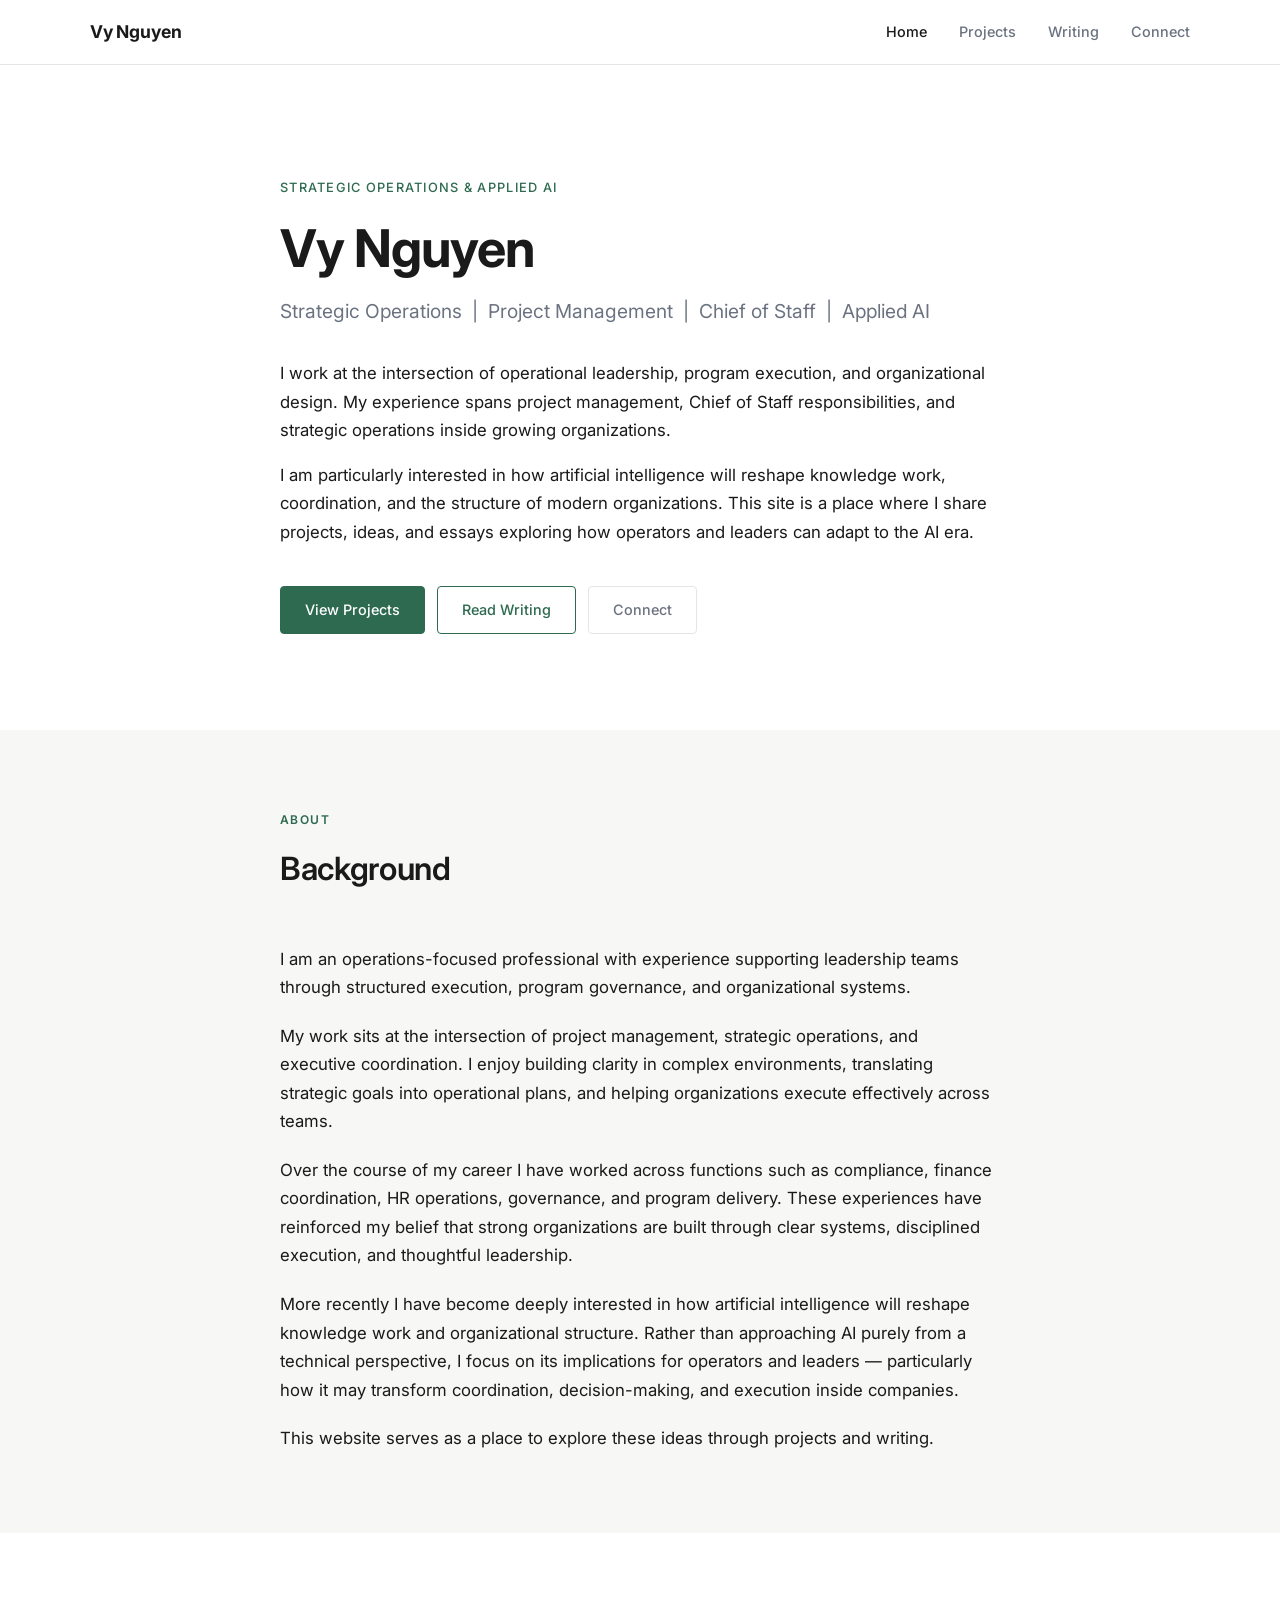
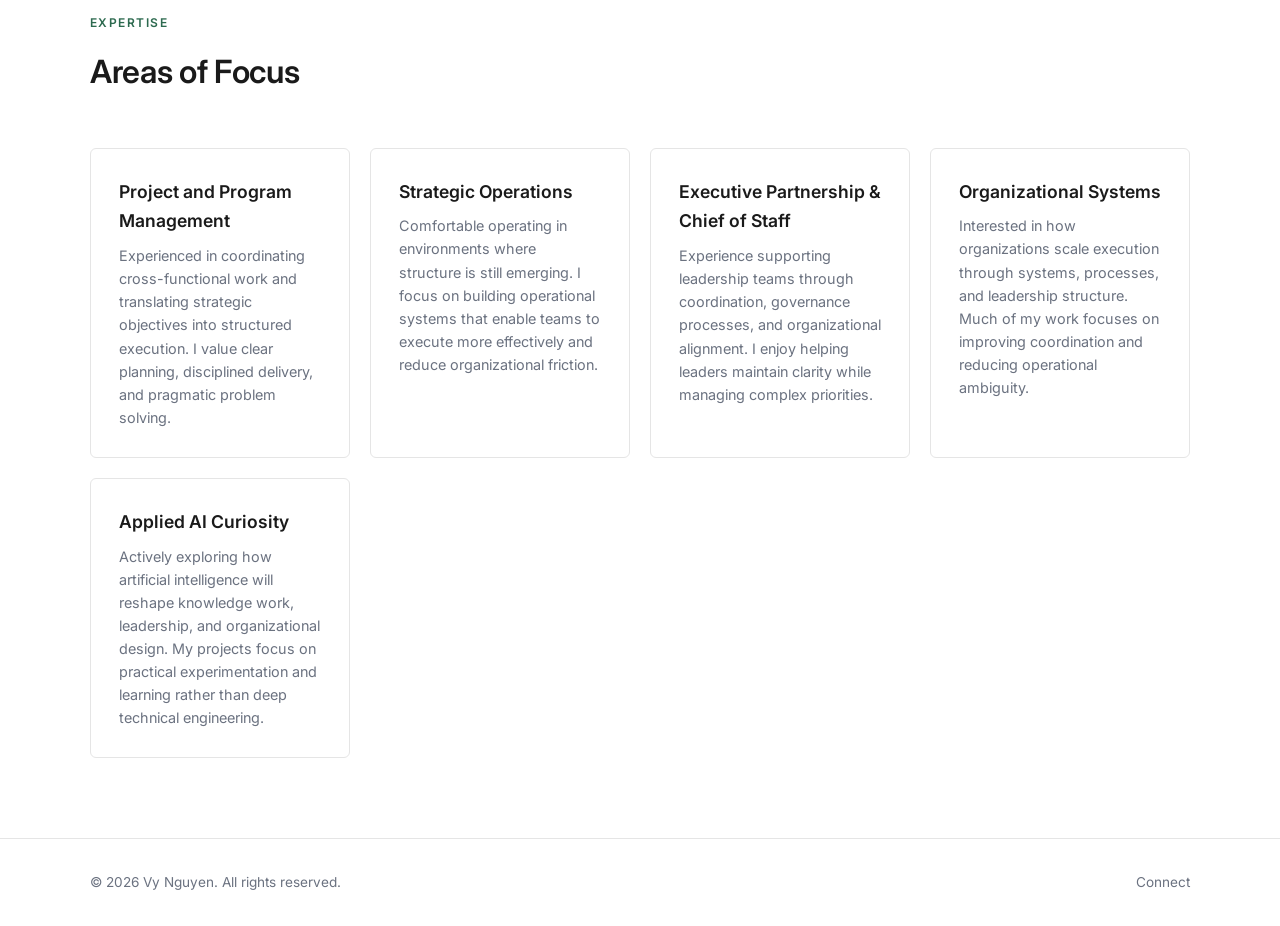
<file: index.html>
<!DOCTYPE html>
<html lang="en">
<head>
  <meta charset="UTF-8" />
  <meta name="viewport" content="width=device-width, initial-scale=1.0" />
  <meta name="description" content="Vy Nguyen — Strategic operations professional working at the intersection of project management, Chief of Staff leadership, and applied AI." />
  <title>Vy Nguyen</title>
  <link rel="preconnect" href="https://fonts.googleapis.com" />
  <link rel="preconnect" href="https://fonts.gstatic.com" crossorigin />
  <link href="https://fonts.googleapis.com/css2?family=Inter:wght@400;500;600;700&display=swap" rel="stylesheet" />
  <link rel="stylesheet" href="styles/global.css" />
</head>
<body>

  <!-- Header -->
  <header class="site-header">
    <div class="container">
      <a href="index.html" class="site-logo">Vy Nguyen</a>
      <nav>
        <ul class="site-nav">
          <li><a href="index.html" class="active">Home</a></li>
          <li><a href="projects.html">Projects</a></li>
          <li><a href="writing.html">Writing</a></li>
          <li><a href="contact.html">Connect</a></li>
        </ul>
      </nav>
    </div>
  </header>

  <main>

    <!-- Hero -->
    <section class="hero">
      <div class="container container--narrow">
        <p class="hero__eyebrow">Strategic Operations &amp; Applied AI</p>
        <h1 class="hero__name">Vy Nguyen</h1>
        <p class="hero__headline">Strategic Operations &nbsp;|&nbsp; Project Management &nbsp;|&nbsp; Chief of Staff &nbsp;|&nbsp; Applied AI</p>
        <div class="hero__statement">
          <p>I work at the intersection of operational leadership, program execution, and organizational design. My experience spans project management, Chief of Staff responsibilities, and strategic operations inside growing organizations.</p>
          <p>I am particularly interested in how artificial intelligence will reshape knowledge work, coordination, and the structure of modern organizations. This site is a place where I share projects, ideas, and essays exploring how operators and leaders can adapt to the AI era.</p>
        </div>
        <div class="hero__actions">
          <a href="projects.html" class="btn btn--primary">View Projects</a>
          <a href="writing.html" class="btn btn--outline">Read Writing</a>
          <a href="contact.html" class="btn btn--ghost">Connect</a>
        </div>
      </div>
    </section>

    <!-- About -->
    <section class="section section--alt">
      <div class="container container--narrow">
        <p class="section__label">About</p>
        <h2 class="section__heading">Background</h2>
        <div class="about__content">
          <p>I am an operations-focused professional with experience supporting leadership teams through structured execution, program governance, and organizational systems.</p>
          <p>My work sits at the intersection of project management, strategic operations, and executive coordination. I enjoy building clarity in complex environments, translating strategic goals into operational plans, and helping organizations execute effectively across teams.</p>
          <p>Over the course of my career I have worked across functions such as compliance, finance coordination, HR operations, governance, and program delivery. These experiences have reinforced my belief that strong organizations are built through clear systems, disciplined execution, and thoughtful leadership.</p>
          <p>More recently I have become deeply interested in how artificial intelligence will reshape knowledge work and organizational structure. Rather than approaching AI purely from a technical perspective, I focus on its implications for operators and leaders — particularly how it may transform coordination, decision-making, and execution inside companies.</p>
          <p>This website serves as a place to explore these ideas through projects and writing.</p>
        </div>
      </div>
    </section>

    <!-- Expertise -->
    <section class="section">
      <div class="container">
        <p class="section__label">Expertise</p>
        <h2 class="section__heading">Areas of Focus</h2>
        <div class="cards-grid">

          <div class="card">
            <h3 class="card__title">Project and Program Management</h3>
            <p class="card__body">Experienced in coordinating cross-functional work and translating strategic objectives into structured execution. I value clear planning, disciplined delivery, and pragmatic problem solving.</p>
          </div>

          <div class="card">
            <h3 class="card__title">Strategic Operations</h3>
            <p class="card__body">Comfortable operating in environments where structure is still emerging. I focus on building operational systems that enable teams to execute more effectively and reduce organizational friction.</p>
          </div>

          <div class="card">
            <h3 class="card__title">Executive Partnership &amp; Chief of Staff</h3>
            <p class="card__body">Experience supporting leadership teams through coordination, governance processes, and organizational alignment. I enjoy helping leaders maintain clarity while managing complex priorities.</p>
          </div>

          <div class="card">
            <h3 class="card__title">Organizational Systems</h3>
            <p class="card__body">Interested in how organizations scale execution through systems, processes, and leadership structure. Much of my work focuses on improving coordination and reducing operational ambiguity.</p>
          </div>

          <div class="card">
            <h3 class="card__title">Applied AI Curiosity</h3>
            <p class="card__body">Actively exploring how artificial intelligence will reshape knowledge work, leadership, and organizational design. My projects focus on practical experimentation and learning rather than deep technical engineering.</p>
          </div>

        </div>
      </div>
    </section>

  </main>

  <!-- Footer -->
  <footer class="site-footer">
    <div class="container">
      <p>&copy; <script>document.write(new Date().getFullYear())</script> Vy Nguyen. All rights reserved.</p>
      <p><a href="contact.html">Connect</a></p>
    </div>
  </footer>

</body>
</html>
</file>
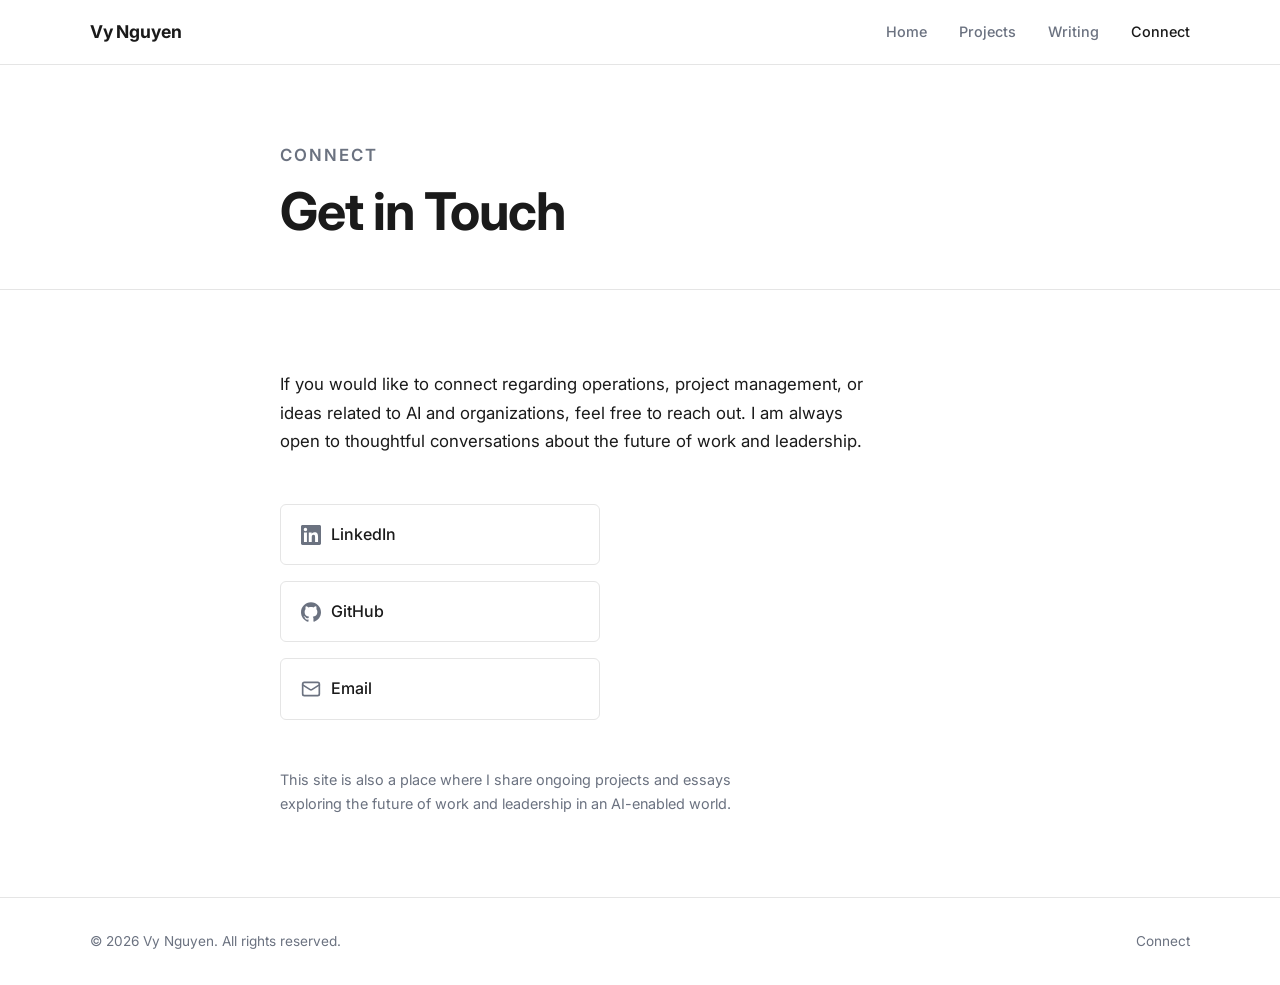
<file: contact.html>
<!DOCTYPE html>
<html lang="en">
<head>
  <meta charset="UTF-8" />
  <meta name="viewport" content="width=device-width, initial-scale=1.0" />
  <meta name="description" content="Connect with Vy Nguyen — strategic operations, project management, and applied AI." />
  <title>Connect | Vy Nguyen</title>
  <link rel="preconnect" href="https://fonts.googleapis.com" />
  <link rel="preconnect" href="https://fonts.gstatic.com" crossorigin />
  <link href="https://fonts.googleapis.com/css2?family=Inter:wght@400;500;600;700&display=swap" rel="stylesheet" />
  <link rel="stylesheet" href="styles/global.css" />
</head>
<body>

  <!-- Header -->
  <header class="site-header">
    <div class="container">
      <a href="index.html" class="site-logo">Vy Nguyen</a>
      <nav>
        <ul class="site-nav">
          <li><a href="index.html">Home</a></li>
          <li><a href="projects.html">Projects</a></li>
          <li><a href="writing.html">Writing</a></li>
          <li><a href="contact.html" class="active">Connect</a></li>
        </ul>
      </nav>
    </div>
  </header>

  <main>

    <!-- Page Hero -->
    <div class="page-hero">
      <div class="container container--narrow">
        <p class="page-hero__label">Connect</p>
        <h1>Get in Touch</h1>
      </div>
    </div>

    <div class="section">
      <div class="container container--narrow">

        <p class="contact-intro">If you would like to connect regarding operations, project management, or ideas related to AI and organizations, feel free to reach out. I am always open to thoughtful conversations about the future of work and leadership.</p>

        <div class="contact-links">

          <a href="https://www.linkedin.com/in/vydnguyen/" class="contact-link" target="_blank" rel="noopener noreferrer">
            <svg class="contact-link__icon" xmlns="http://www.w3.org/2000/svg" viewBox="0 0 24 24" fill="currentColor">
              <path d="M20.447 20.452h-3.554v-5.569c0-1.328-.027-3.037-1.852-3.037-1.853 0-2.136 1.445-2.136 2.939v5.667H9.351V9h3.414v1.561h.046c.477-.9 1.637-1.85 3.37-1.85 3.601 0 4.267 2.37 4.267 5.455v6.286zM5.337 7.433a2.062 2.062 0 0 1-2.063-2.065 2.064 2.064 0 1 1 2.063 2.065zm1.782 13.019H3.555V9h3.564v11.452zM22.225 0H1.771C.792 0 0 .774 0 1.729v20.542C0 23.227.792 24 1.771 24h20.451C23.2 24 24 23.227 24 22.271V1.729C24 .774 23.2 0 22.222 0h.003z"/>
            </svg>
            LinkedIn
          </a>

          <a href="https://github.com/vydhnguyen" class="contact-link" target="_blank" rel="noopener noreferrer">
            <svg class="contact-link__icon" xmlns="http://www.w3.org/2000/svg" viewBox="0 0 24 24" fill="currentColor">
              <path d="M12 .297c-6.63 0-12 5.373-12 12 0 5.303 3.438 9.8 8.205 11.385.6.113.82-.258.82-.577 0-.285-.01-1.04-.015-2.04-3.338.724-4.042-1.61-4.042-1.61C4.422 18.07 3.633 17.7 3.633 17.7c-1.087-.744.084-.729.084-.729 1.205.084 1.838 1.236 1.838 1.236 1.07 1.835 2.809 1.305 3.495.998.108-.776.417-1.305.76-1.605-2.665-.3-5.466-1.332-5.466-5.93 0-1.31.465-2.38 1.235-3.22-.135-.303-.54-1.523.105-3.176 0 0 1.005-.322 3.3 1.23.96-.267 1.98-.399 3-.405 1.02.006 2.04.138 3 .405 2.28-1.552 3.285-1.23 3.285-1.23.645 1.653.24 2.873.12 3.176.765.84 1.23 1.91 1.23 3.22 0 4.61-2.805 5.625-5.475 5.92.42.36.81 1.096.81 2.22 0 1.606-.015 2.896-.015 3.286 0 .315.21.69.825.57C20.565 22.092 24 17.592 24 12.297c0-6.627-5.373-12-12-12"/>
            </svg>
            GitHub
          </a>

          <a href="mailto:vydnguyen89@gmail.com" class="contact-link">
            <svg class="contact-link__icon" xmlns="http://www.w3.org/2000/svg" viewBox="0 0 24 24" fill="none" stroke="currentColor" stroke-width="2" stroke-linecap="round" stroke-linejoin="round">
              <rect width="20" height="16" x="2" y="4" rx="2"/>
              <path d="m22 7-8.97 5.7a1.94 1.94 0 0 1-2.06 0L2 7"/>
            </svg>
            Email
          </a>

        </div>

        <p class="contact-note">This site is also a place where I share ongoing projects and essays exploring the future of work and leadership in an AI-enabled world.</p>

      </div>
    </div>

  </main>

  <!-- Footer -->
  <footer class="site-footer">
    <div class="container">
      <p>&copy; <script>document.write(new Date().getFullYear())</script> Vy Nguyen. All rights reserved.</p>
      <p><a href="contact.html">Connect</a></p>
    </div>
  </footer>

</body>
</html>
</file>
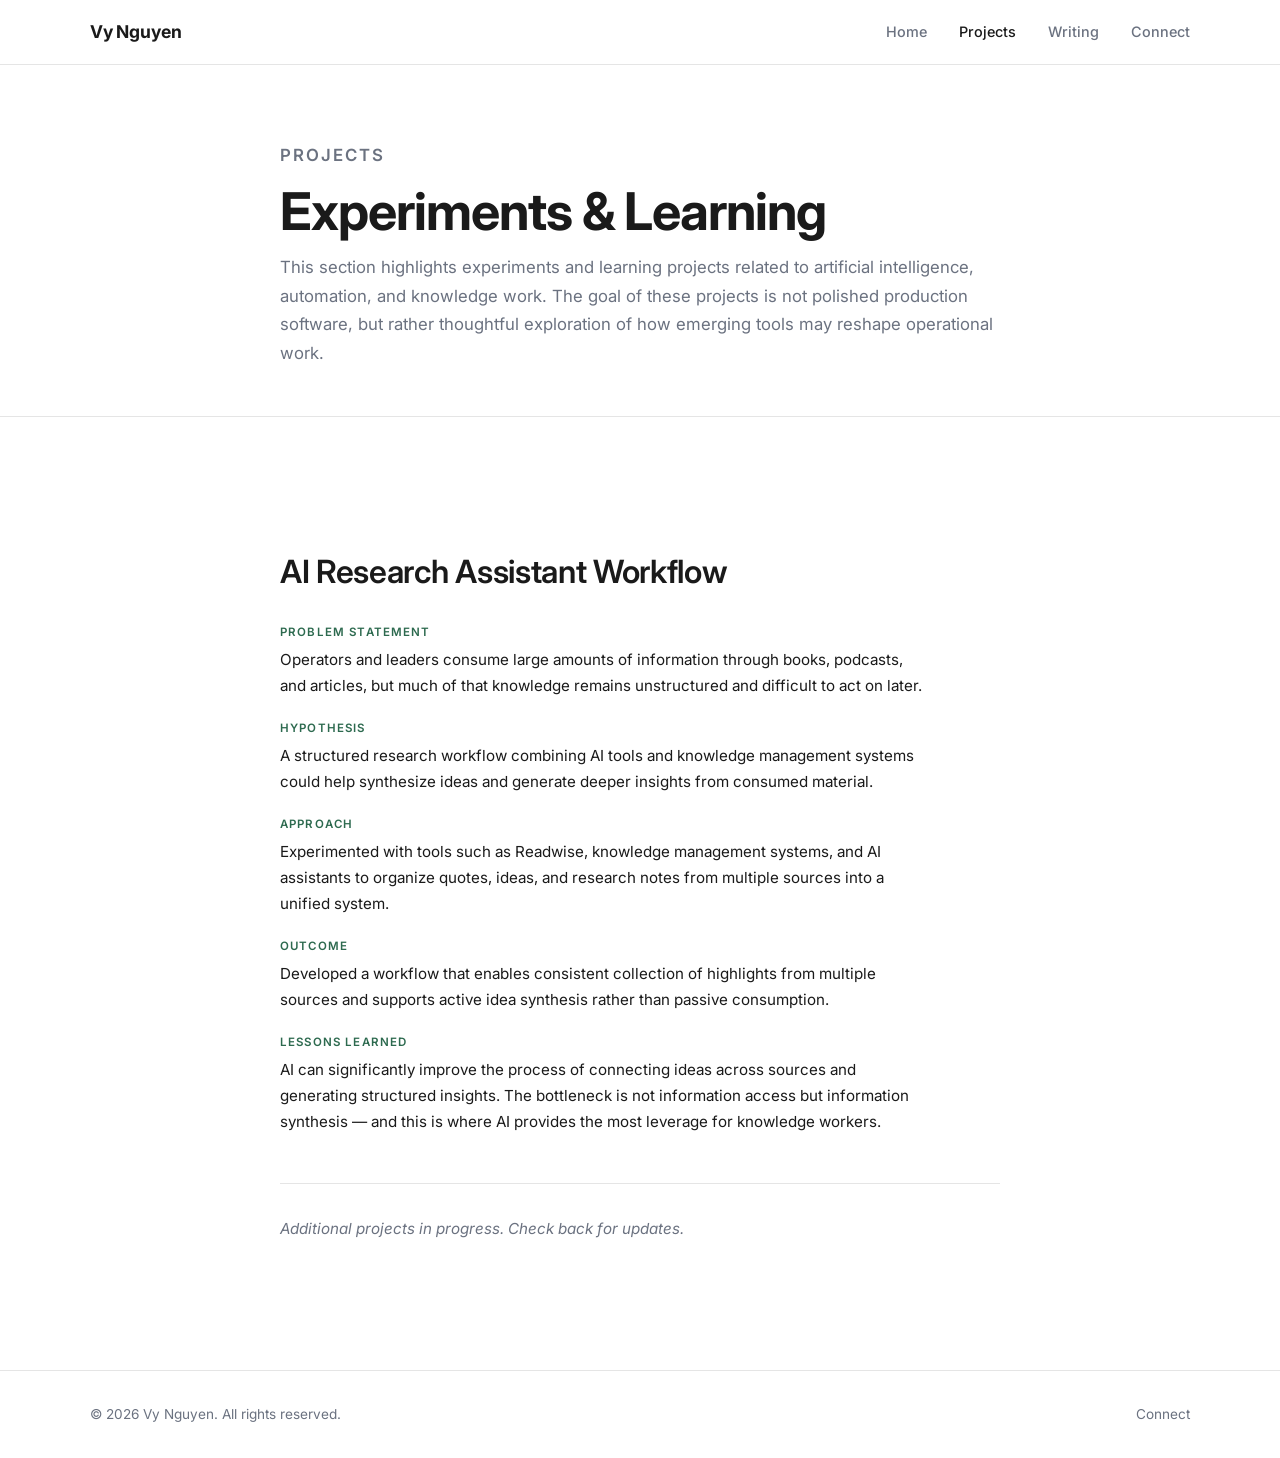
<file: projects.html>
<!DOCTYPE html>
<html lang="en">
<head>
  <meta charset="UTF-8" />
  <meta name="viewport" content="width=device-width, initial-scale=1.0" />
  <meta name="description" content="Projects — AI experiments and operational workflow explorations by Vy Nguyen." />
  <title>Projects | Vy Nguyen</title>
  <link rel="preconnect" href="https://fonts.googleapis.com" />
  <link rel="preconnect" href="https://fonts.gstatic.com" crossorigin />
  <link href="https://fonts.googleapis.com/css2?family=Inter:wght@400;500;600;700&display=swap" rel="stylesheet" />
  <link rel="stylesheet" href="styles/global.css" />
</head>
<body>

  <!-- Header -->
  <header class="site-header">
    <div class="container">
      <a href="index.html" class="site-logo">Vy Nguyen</a>
      <nav>
        <ul class="site-nav">
          <li><a href="index.html">Home</a></li>
          <li><a href="projects.html" class="active">Projects</a></li>
          <li><a href="writing.html">Writing</a></li>
          <li><a href="contact.html">Connect</a></li>
        </ul>
      </nav>
    </div>
  </header>

  <main>

    <!-- Page Hero -->
    <div class="page-hero">
      <div class="container container--narrow">
        <p class="page-hero__label">Projects</p>
        <h1>Experiments &amp; Learning</h1>
        <p>This section highlights experiments and learning projects related to artificial intelligence, automation, and knowledge work. The goal of these projects is not polished production software, but rather thoughtful exploration of how emerging tools may reshape operational work.</p>
      </div>
    </div>

    <!-- Projects List -->
    <div class="section">
      <div class="container container--narrow">

        <!-- Project 1 -->
        <div class="project">
          <h2 class="project__title">AI Research Assistant Workflow</h2>
          <div class="project__sections">

            <div class="project__item">
              <p class="project__label">Problem Statement</p>
              <p class="project__text">Operators and leaders consume large amounts of information through books, podcasts, and articles, but much of that knowledge remains unstructured and difficult to act on later.</p>
            </div>

            <div class="project__item">
              <p class="project__label">Hypothesis</p>
              <p class="project__text">A structured research workflow combining AI tools and knowledge management systems could help synthesize ideas and generate deeper insights from consumed material.</p>
            </div>

            <div class="project__item">
              <p class="project__label">Approach</p>
              <p class="project__text">Experimented with tools such as Readwise, knowledge management systems, and AI assistants to organize quotes, ideas, and research notes from multiple sources into a unified system.</p>
            </div>

            <div class="project__item">
              <p class="project__label">Outcome</p>
              <p class="project__text">Developed a workflow that enables consistent collection of highlights from multiple sources and supports active idea synthesis rather than passive consumption.</p>
            </div>

            <div class="project__item">
              <p class="project__label">Lessons Learned</p>
              <p class="project__text">AI can significantly improve the process of connecting ideas across sources and generating structured insights. The bottleneck is not information access but information synthesis — and this is where AI provides the most leverage for knowledge workers.</p>
            </div>

          </div>
        </div>

        <!-- More projects note -->
        <div class="project" style="padding-top: 2rem; border-bottom: none;">
          <p style="color: var(--color-muted); font-size: 0.95rem; font-style: italic;">Additional projects in progress. Check back for updates.</p>
        </div>

      </div>
    </div>

  </main>

  <!-- Footer -->
  <footer class="site-footer">
    <div class="container">
      <p>&copy; <script>document.write(new Date().getFullYear())</script> Vy Nguyen. All rights reserved.</p>
      <p><a href="contact.html">Connect</a></p>
    </div>
  </footer>

</body>
</html>
</file>
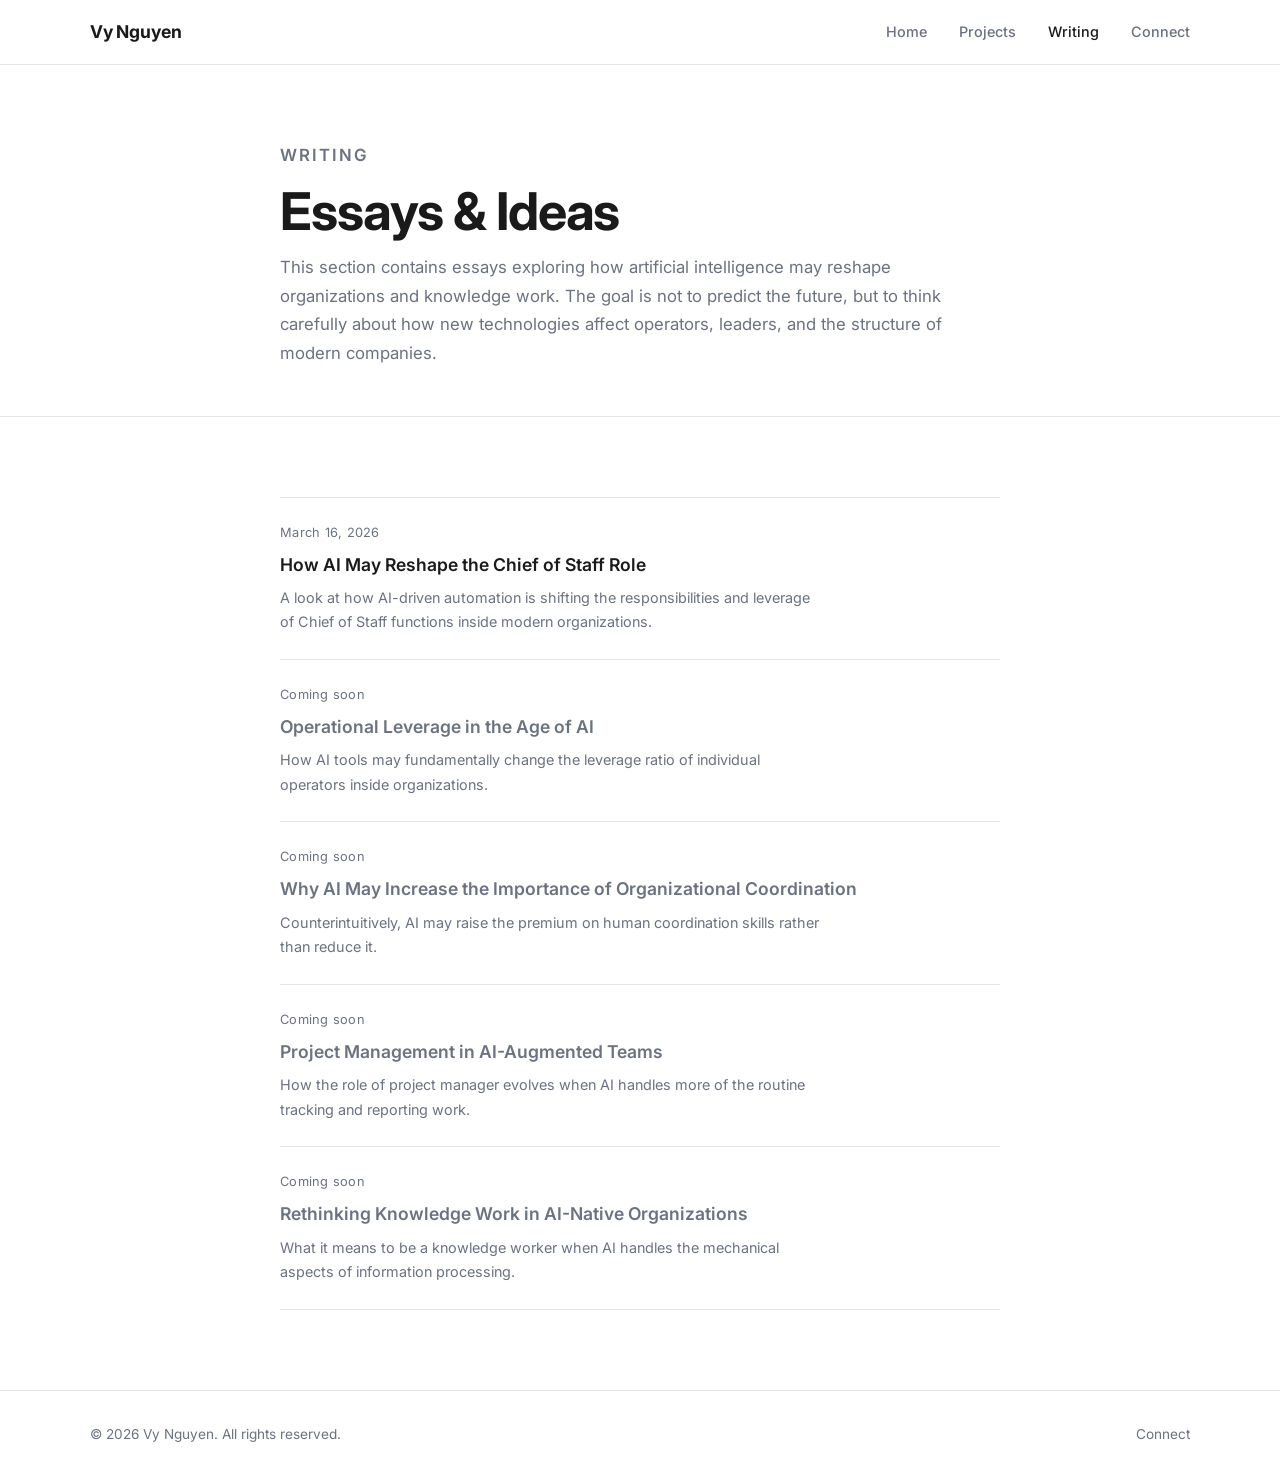
<file: writing.html>
<!DOCTYPE html>
<html lang="en">
<head>
  <meta charset="UTF-8" />
  <meta name="viewport" content="width=device-width, initial-scale=1.0" />
  <meta name="description" content="Writing — Essays on AI, organizations, and the future of knowledge work by Vy Nguyen." />
  <title>Writing | Vy Nguyen</title>
  <link rel="preconnect" href="https://fonts.googleapis.com" />
  <link rel="preconnect" href="https://fonts.gstatic.com" crossorigin />
  <link href="https://fonts.googleapis.com/css2?family=Inter:wght@400;500;600;700&display=swap" rel="stylesheet" />
  <link rel="stylesheet" href="styles/global.css" />
</head>
<body>

  <!-- Header -->
  <header class="site-header">
    <div class="container">
      <a href="index.html" class="site-logo">Vy Nguyen</a>
      <nav>
        <ul class="site-nav">
          <li><a href="index.html">Home</a></li>
          <li><a href="projects.html">Projects</a></li>
          <li><a href="writing.html" class="active">Writing</a></li>
          <li><a href="contact.html">Connect</a></li>
        </ul>
      </nav>
    </div>
  </header>

  <main>

    <!-- Page Hero -->
    <div class="page-hero">
      <div class="container container--narrow">
        <p class="page-hero__label">Writing</p>
        <h1>Essays &amp; Ideas</h1>
        <p>This section contains essays exploring how artificial intelligence may reshape organizations and knowledge work. The goal is not to predict the future, but to think carefully about how new technologies affect operators, leaders, and the structure of modern companies.</p>
      </div>
    </div>

    <!-- Writing List -->
    <div class="section">
      <div class="container container--narrow">

        <ul class="writing-list">

          <li class="writing-list__item">
            <p class="writing-list__meta">March 16, 2026</p>
            <a href="blog/how-ai-may-reshape-the-chief-of-staff-role.html" class="writing-list__title">How AI May Reshape the Chief of Staff Role</a>
            <p class="writing-list__excerpt">A look at how AI-driven automation is shifting the responsibilities and leverage of Chief of Staff functions inside modern organizations.</p>
          </li>

          <li class="writing-list__item">
            <p class="writing-list__meta">Coming soon</p>
            <span class="writing-list__title" style="color: var(--color-muted); cursor: default;">Operational Leverage in the Age of AI</span>
            <p class="writing-list__excerpt">How AI tools may fundamentally change the leverage ratio of individual operators inside organizations.</p>
          </li>

          <li class="writing-list__item">
            <p class="writing-list__meta">Coming soon</p>
            <span class="writing-list__title" style="color: var(--color-muted); cursor: default;">Why AI May Increase the Importance of Organizational Coordination</span>
            <p class="writing-list__excerpt">Counterintuitively, AI may raise the premium on human coordination skills rather than reduce it.</p>
          </li>

          <li class="writing-list__item">
            <p class="writing-list__meta">Coming soon</p>
            <span class="writing-list__title" style="color: var(--color-muted); cursor: default;">Project Management in AI-Augmented Teams</span>
            <p class="writing-list__excerpt">How the role of project manager evolves when AI handles more of the routine tracking and reporting work.</p>
          </li>

          <li class="writing-list__item">
            <p class="writing-list__meta">Coming soon</p>
            <span class="writing-list__title" style="color: var(--color-muted); cursor: default;">Rethinking Knowledge Work in AI-Native Organizations</span>
            <p class="writing-list__excerpt">What it means to be a knowledge worker when AI handles the mechanical aspects of information processing.</p>
          </li>

        </ul>

      </div>
    </div>

  </main>

  <!-- Footer -->
  <footer class="site-footer">
    <div class="container">
      <p>&copy; <script>document.write(new Date().getFullYear())</script> Vy Nguyen. All rights reserved.</p>
      <p><a href="contact.html">Connect</a></p>
    </div>
  </footer>

</body>
</html>
</file>
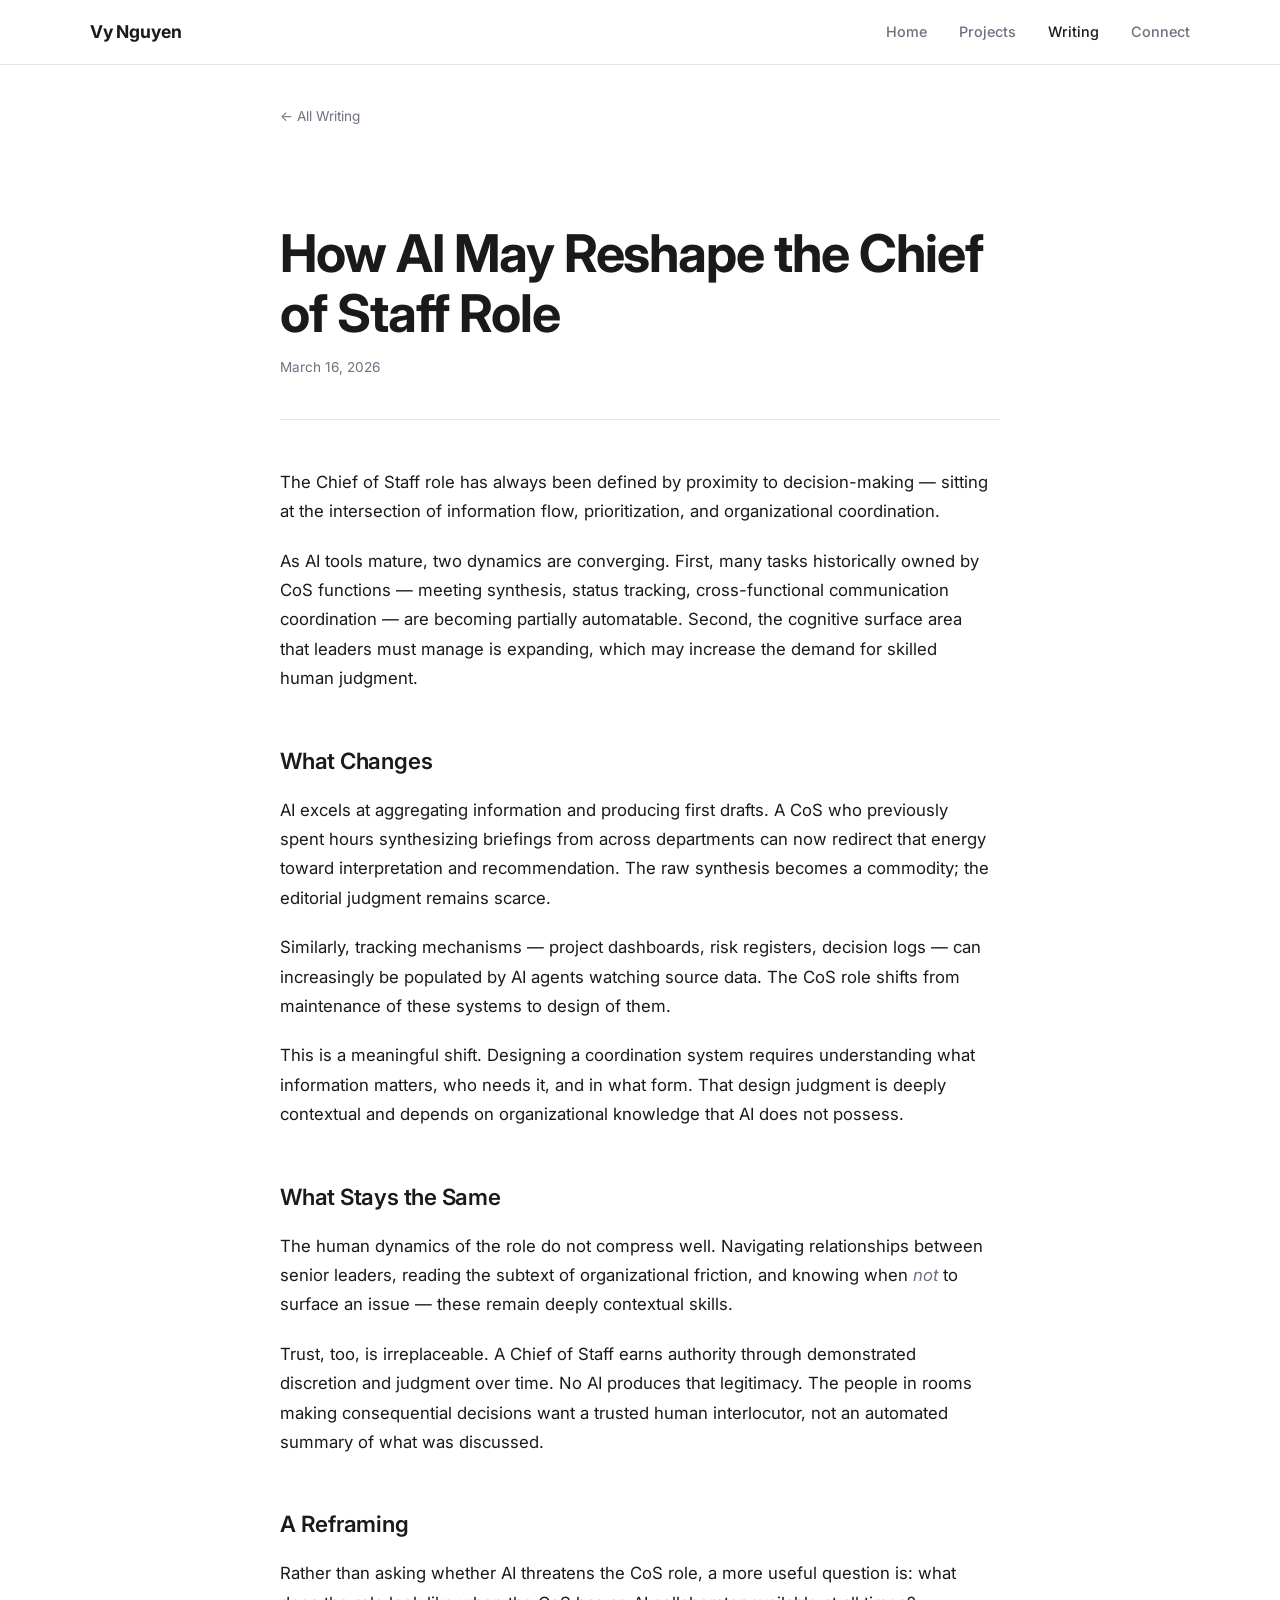
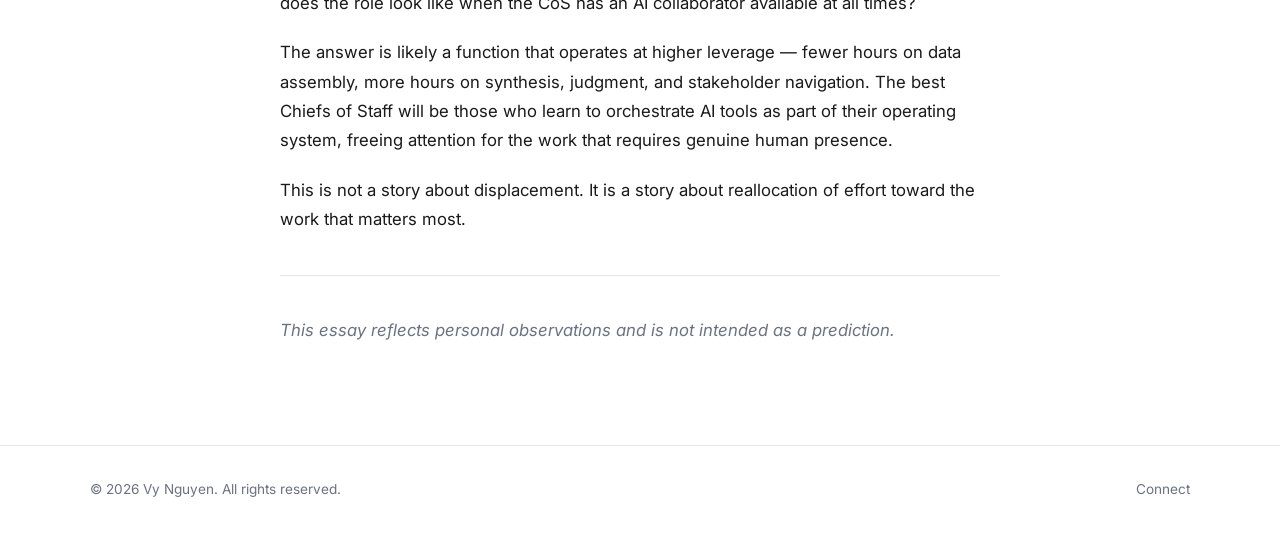
<file: blog/how-ai-may-reshape-the-chief-of-staff-role.html>
<!DOCTYPE html>
<html lang="en">
<head>
  <meta charset="UTF-8" />
  <meta name="viewport" content="width=device-width, initial-scale=1.0" />
  <meta name="description" content="A look at how AI-driven automation is shifting the responsibilities and leverage of Chief of Staff functions inside modern organizations." />
  <title>How AI May Reshape the Chief of Staff Role | Vy Nguyen</title>
  <link rel="preconnect" href="https://fonts.googleapis.com" />
  <link rel="preconnect" href="https://fonts.gstatic.com" crossorigin />
  <link href="https://fonts.googleapis.com/css2?family=Inter:wght@400;500;600;700&display=swap" rel="stylesheet" />
  <link rel="stylesheet" href="../styles/global.css" />
</head>
<body>

  <!-- Header -->
  <header class="site-header">
    <div class="container">
      <a href="../index.html" class="site-logo">Vy Nguyen</a>
      <nav>
        <ul class="site-nav">
          <li><a href="../index.html">Home</a></li>
          <li><a href="../projects.html">Projects</a></li>
          <li><a href="../writing.html" class="active">Writing</a></li>
          <li><a href="../contact.html">Connect</a></li>
        </ul>
      </nav>
    </div>
  </header>

  <main>

    <div class="container container--narrow">

      <a href="../writing.html" class="blog-back" style="display: inline-flex; align-items: center; gap: 0.35rem; margin-top: 2.5rem;">
        ← All Writing
      </a>

      <div class="blog-header">
        <h1>How AI May Reshape the Chief of Staff Role</h1>
        <p class="blog-header__meta">March 16, 2026</p>
      </div>

      <article class="prose">

        <p>The Chief of Staff role has always been defined by proximity to decision-making — sitting at the intersection of information flow, prioritization, and organizational coordination.</p>

        <p>As AI tools mature, two dynamics are converging. First, many tasks historically owned by CoS functions — meeting synthesis, status tracking, cross-functional communication coordination — are becoming partially automatable. Second, the cognitive surface area that leaders must manage is expanding, which may increase the demand for skilled human judgment.</p>

        <h2>What Changes</h2>

        <p>AI excels at aggregating information and producing first drafts. A CoS who previously spent hours synthesizing briefings from across departments can now redirect that energy toward interpretation and recommendation. The raw synthesis becomes a commodity; the editorial judgment remains scarce.</p>

        <p>Similarly, tracking mechanisms — project dashboards, risk registers, decision logs — can increasingly be populated by AI agents watching source data. The CoS role shifts from maintenance of these systems to design of them.</p>

        <p>This is a meaningful shift. Designing a coordination system requires understanding what information matters, who needs it, and in what form. That design judgment is deeply contextual and depends on organizational knowledge that AI does not possess.</p>

        <h2>What Stays the Same</h2>

        <p>The human dynamics of the role do not compress well. Navigating relationships between senior leaders, reading the subtext of organizational friction, and knowing when <em>not</em> to surface an issue — these remain deeply contextual skills.</p>

        <p>Trust, too, is irreplaceable. A Chief of Staff earns authority through demonstrated discretion and judgment over time. No AI produces that legitimacy. The people in rooms making consequential decisions want a trusted human interlocutor, not an automated summary of what was discussed.</p>

        <h2>A Reframing</h2>

        <p>Rather than asking whether AI threatens the CoS role, a more useful question is: what does the role look like when the CoS has an AI collaborator available at all times?</p>

        <p>The answer is likely a function that operates at higher leverage — fewer hours on data assembly, more hours on synthesis, judgment, and stakeholder navigation. The best Chiefs of Staff will be those who learn to orchestrate AI tools as part of their operating system, freeing attention for the work that requires genuine human presence.</p>

        <p>This is not a story about displacement. It is a story about reallocation of effort toward the work that matters most.</p>

        <hr />

        <p><em>This essay reflects personal observations and is not intended as a prediction.</em></p>

      </article>

    </div>

  </main>

  <!-- Footer -->
  <footer class="site-footer">
    <div class="container">
      <p>&copy; <script>document.write(new Date().getFullYear())</script> Vy Nguyen. All rights reserved.</p>
      <p><a href="../contact.html">Connect</a></p>
    </div>
  </footer>

</body>
</html>
</file>
<file: styles/global.css>
/* =========================================================
   Design Tokens
   ========================================================= */
:root {
  --color-bg:      #ffffff;
  --color-text:    #1a1a1a;
  --color-muted:   #6b7280;
  --color-accent:  #2d6a4f;
  --color-surface: #f7f7f5;
  --color-border:  #e5e5e5;
  --font-sans:     'Inter', system-ui, -apple-system, sans-serif;
  --max-width:     720px;
  --max-width-wide: 1100px;
}

/* =========================================================
   Reset + Base
   ========================================================= */
*, *::before, *::after { box-sizing: border-box; margin: 0; padding: 0; }

html {
  font-size: 16px;
  scroll-behavior: smooth;
}

body {
  font-family: var(--font-sans);
  color: var(--color-text);
  background: var(--color-bg);
  line-height: 1.7;
  -webkit-font-smoothing: antialiased;
}

img { max-width: 100%; display: block; }

/* =========================================================
   Typography
   ========================================================= */
h1 {
  font-size: clamp(2rem, 5vw, 3.25rem);
  line-height: 1.15;
  font-weight: 700;
  letter-spacing: -0.02em;
}

h2 {
  font-size: clamp(1.4rem, 3vw, 2rem);
  font-weight: 600;
  letter-spacing: -0.01em;
}

h3 {
  font-size: 1.1rem;
  font-weight: 600;
}

p {
  max-width: 65ch;
}

a {
  color: var(--color-accent);
  text-decoration: none;
}

a:hover {
  text-decoration: underline;
}

/* =========================================================
   Layout Utilities
   ========================================================= */
.container {
  width: 90%;
  max-width: var(--max-width-wide);
  margin: 0 auto;
}

.container--narrow {
  max-width: var(--max-width);
}

.section {
  padding: 5rem 0;
}

.section--alt {
  background: var(--color-surface);
}

/* =========================================================
   Header / Nav
   ========================================================= */
.site-header {
  position: sticky;
  top: 0;
  background: rgba(255, 255, 255, 0.95);
  backdrop-filter: blur(8px);
  border-bottom: 1px solid var(--color-border);
  z-index: 100;
}

.site-header .container {
  display: flex;
  align-items: center;
  justify-content: space-between;
  height: 64px;
}

.site-logo {
  font-weight: 700;
  font-size: 1.1rem;
  color: var(--color-text);
  text-decoration: none;
  letter-spacing: -0.01em;
}

.site-logo:hover { text-decoration: none; }

.site-nav {
  display: flex;
  gap: 2rem;
  list-style: none;
}

.site-nav a {
  color: var(--color-muted);
  font-size: 0.9rem;
  font-weight: 500;
  text-decoration: none;
  transition: color 0.15s;
}

.site-nav a:hover,
.site-nav a.active {
  color: var(--color-text);
  text-decoration: none;
}

/* =========================================================
   Footer
   ========================================================= */
.site-footer {
  border-top: 1px solid var(--color-border);
  padding: 2rem 0;
}

.site-footer .container {
  display: flex;
  align-items: center;
  justify-content: space-between;
  flex-wrap: wrap;
  gap: 0.5rem;
}

.site-footer p {
  font-size: 0.85rem;
  color: var(--color-muted);
  max-width: none;
}

.site-footer a {
  color: var(--color-muted);
}

.site-footer a:hover {
  color: var(--color-accent);
}

/* =========================================================
   Hero
   ========================================================= */
.hero {
  padding: 7rem 0 6rem;
}

.hero__eyebrow {
  font-size: 0.8rem;
  font-weight: 500;
  letter-spacing: 0.1em;
  text-transform: uppercase;
  color: var(--color-accent);
  margin-bottom: 1.25rem;
}

.hero__name {
  margin-bottom: 1rem;
}

.hero__headline {
  font-size: clamp(1rem, 2vw, 1.2rem);
  font-weight: 400;
  color: var(--color-muted);
  margin-bottom: 2rem;
  max-width: 55ch;
}

.hero__statement {
  margin-bottom: 2.5rem;
}

.hero__statement p {
  font-size: 1.05rem;
  color: var(--color-text);
  margin-bottom: 1rem;
}

.hero__actions {
  display: flex;
  flex-wrap: wrap;
  gap: 0.75rem;
  align-items: center;
}

/* =========================================================
   Buttons
   ========================================================= */
.btn {
  display: inline-block;
  padding: 0.65rem 1.5rem;
  border-radius: 4px;
  font-size: 0.9rem;
  font-weight: 500;
  text-decoration: none;
  transition: background 0.15s, color 0.15s, border-color 0.15s;
  cursor: pointer;
}

.btn:hover { text-decoration: none; }

.btn--primary {
  background: var(--color-accent);
  color: #fff;
  border: 1.5px solid var(--color-accent);
}

.btn--primary:hover {
  background: #235a41;
  border-color: #235a41;
}

.btn--outline {
  background: transparent;
  color: var(--color-accent);
  border: 1.5px solid var(--color-accent);
}

.btn--outline:hover {
  background: var(--color-accent);
  color: #fff;
}

.btn--ghost {
  background: transparent;
  color: var(--color-muted);
  border: 1.5px solid var(--color-border);
}

.btn--ghost:hover {
  color: var(--color-text);
  border-color: var(--color-text);
}

/* =========================================================
   About Section
   ========================================================= */
.about__content {
  display: grid;
  gap: 1.25rem;
}

.about__content p {
  font-size: 1.05rem;
  color: var(--color-text);
}

/* =========================================================
   Expertise / Cards
   ========================================================= */
.section__label {
  font-size: 0.75rem;
  font-weight: 600;
  letter-spacing: 0.12em;
  text-transform: uppercase;
  color: var(--color-accent);
  margin-bottom: 0.75rem;
}

.section__heading {
  margin-bottom: 3rem;
}

.cards-grid {
  display: grid;
  grid-template-columns: repeat(auto-fit, minmax(220px, 1fr));
  gap: 1.25rem;
}

.card {
  background: var(--color-bg);
  border: 1px solid var(--color-border);
  border-radius: 6px;
  padding: 1.75rem;
  transition: border-color 0.15s;
}

.card:hover {
  border-color: var(--color-accent);
}

.card__title {
  margin-bottom: 0.5rem;
}

.card__body {
  font-size: 0.9rem;
  color: var(--color-muted);
  line-height: 1.6;
  max-width: none;
}

/* =========================================================
   Projects Page
   ========================================================= */
.page-hero {
  padding: 4rem 0 3rem;
  border-bottom: 1px solid var(--color-border);
}

.page-hero__label {
  font-size: 0.75rem;
  font-weight: 600;
  letter-spacing: 0.12em;
  text-transform: uppercase;
  color: var(--color-accent);
  margin-bottom: 0.75rem;
}

.page-hero p {
  font-size: 1.05rem;
  color: var(--color-muted);
  margin-top: 0.75rem;
}

.project {
  padding: 3rem 0;
  border-bottom: 1px solid var(--color-border);
}

.project:last-child {
  border-bottom: none;
}

.project__title {
  margin-bottom: 1.5rem;
}

.project__sections {
  display: grid;
  gap: 1.25rem;
}

.project__item {}

.project__label {
  font-size: 0.72rem;
  font-weight: 600;
  letter-spacing: 0.1em;
  text-transform: uppercase;
  color: var(--color-accent);
  margin-bottom: 0.3rem;
}

.project__text {
  font-size: 0.95rem;
  color: var(--color-text);
  max-width: 65ch;
}

.project__link {
  margin-top: 1.5rem;
}

/* =========================================================
   Writing Page
   ========================================================= */
.writing-intro {
  font-size: 1.05rem;
  color: var(--color-muted);
  margin-top: 0.75rem;
  margin-bottom: 3rem;
}

.writing-list {
  list-style: none;
}

.writing-list__item {
  border-bottom: 1px solid var(--color-border);
  padding: 1.5rem 0;
}

.writing-list__item:first-child {
  border-top: 1px solid var(--color-border);
}

.writing-list__meta {
  font-size: 0.8rem;
  color: var(--color-muted);
  margin-bottom: 0.4rem;
  letter-spacing: 0.02em;
}

.writing-list__title {
  font-size: 1.1rem;
  font-weight: 600;
  color: var(--color-text);
  text-decoration: none;
  transition: color 0.15s;
}

.writing-list__title:hover {
  color: var(--color-accent);
  text-decoration: none;
}

.writing-list__excerpt {
  font-size: 0.9rem;
  color: var(--color-muted);
  margin-top: 0.4rem;
  max-width: 60ch;
}

/* =========================================================
   Contact Page
   ========================================================= */
.contact-intro {
  font-size: 1.05rem;
  color: var(--color-text);
  margin-bottom: 3rem;
  max-width: 55ch;
}

.contact-links {
  display: flex;
  flex-direction: column;
  gap: 1rem;
  margin-bottom: 3rem;
}

.contact-link {
  display: inline-flex;
  align-items: center;
  gap: 0.6rem;
  font-size: 1rem;
  font-weight: 500;
  color: var(--color-text);
  text-decoration: none;
  padding: 1rem 1.25rem;
  border: 1px solid var(--color-border);
  border-radius: 6px;
  max-width: 320px;
  transition: border-color 0.15s, color 0.15s;
}

.contact-link:hover {
  border-color: var(--color-accent);
  color: var(--color-accent);
  text-decoration: none;
}

.contact-link__icon {
  width: 20px;
  height: 20px;
  flex-shrink: 0;
  color: var(--color-muted);
}

.contact-note {
  font-size: 0.9rem;
  color: var(--color-muted);
  max-width: 55ch;
}

/* =========================================================
   Blog / Prose
   ========================================================= */
.blog-header {
  padding: 4rem 0 2.5rem;
  border-bottom: 1px solid var(--color-border);
  margin-bottom: 3rem;
}

.blog-header__meta {
  font-size: 0.85rem;
  color: var(--color-muted);
  margin-top: 0.75rem;
}

.prose {
  padding-bottom: 5rem;
}

.prose h2 {
  font-size: 1.4rem;
  margin-top: 3rem;
  margin-bottom: 1rem;
}

.prose h3 {
  font-size: 1.1rem;
  margin-top: 2rem;
  margin-bottom: 0.75rem;
}

.prose p {
  margin-bottom: 1.25rem;
  font-size: 1.05rem;
  line-height: 1.75;
}

.prose blockquote {
  border-left: 3px solid var(--color-accent);
  padding: 0.25rem 1.25rem;
  color: var(--color-muted);
  font-style: italic;
  margin: 1.5rem 0;
}

.prose hr {
  border: none;
  border-top: 1px solid var(--color-border);
  margin: 2.5rem 0;
}

.prose em {
  color: var(--color-muted);
}

.blog-back {
  display: inline-flex;
  align-items: center;
  gap: 0.35rem;
  font-size: 0.85rem;
  color: var(--color-muted);
  text-decoration: none;
  margin-bottom: 2rem;
}

.blog-back:hover {
  color: var(--color-accent);
  text-decoration: none;
}

/* =========================================================
   Mobile Responsive
   ========================================================= */
@media (max-width: 640px) {
  .hero {
    padding: 4rem 0 3.5rem;
  }

  .cards-grid {
    grid-template-columns: 1fr;
  }

  .site-nav {
    gap: 1.25rem;
  }

  .hero__actions {
    flex-direction: column;
    align-items: flex-start;
  }

  .contact-link {
    max-width: 100%;
  }
}

@media (max-width: 400px) {
  .site-nav {
    gap: 0.75rem;
  }

  .site-nav a {
    font-size: 0.82rem;
  }
}
</file>
